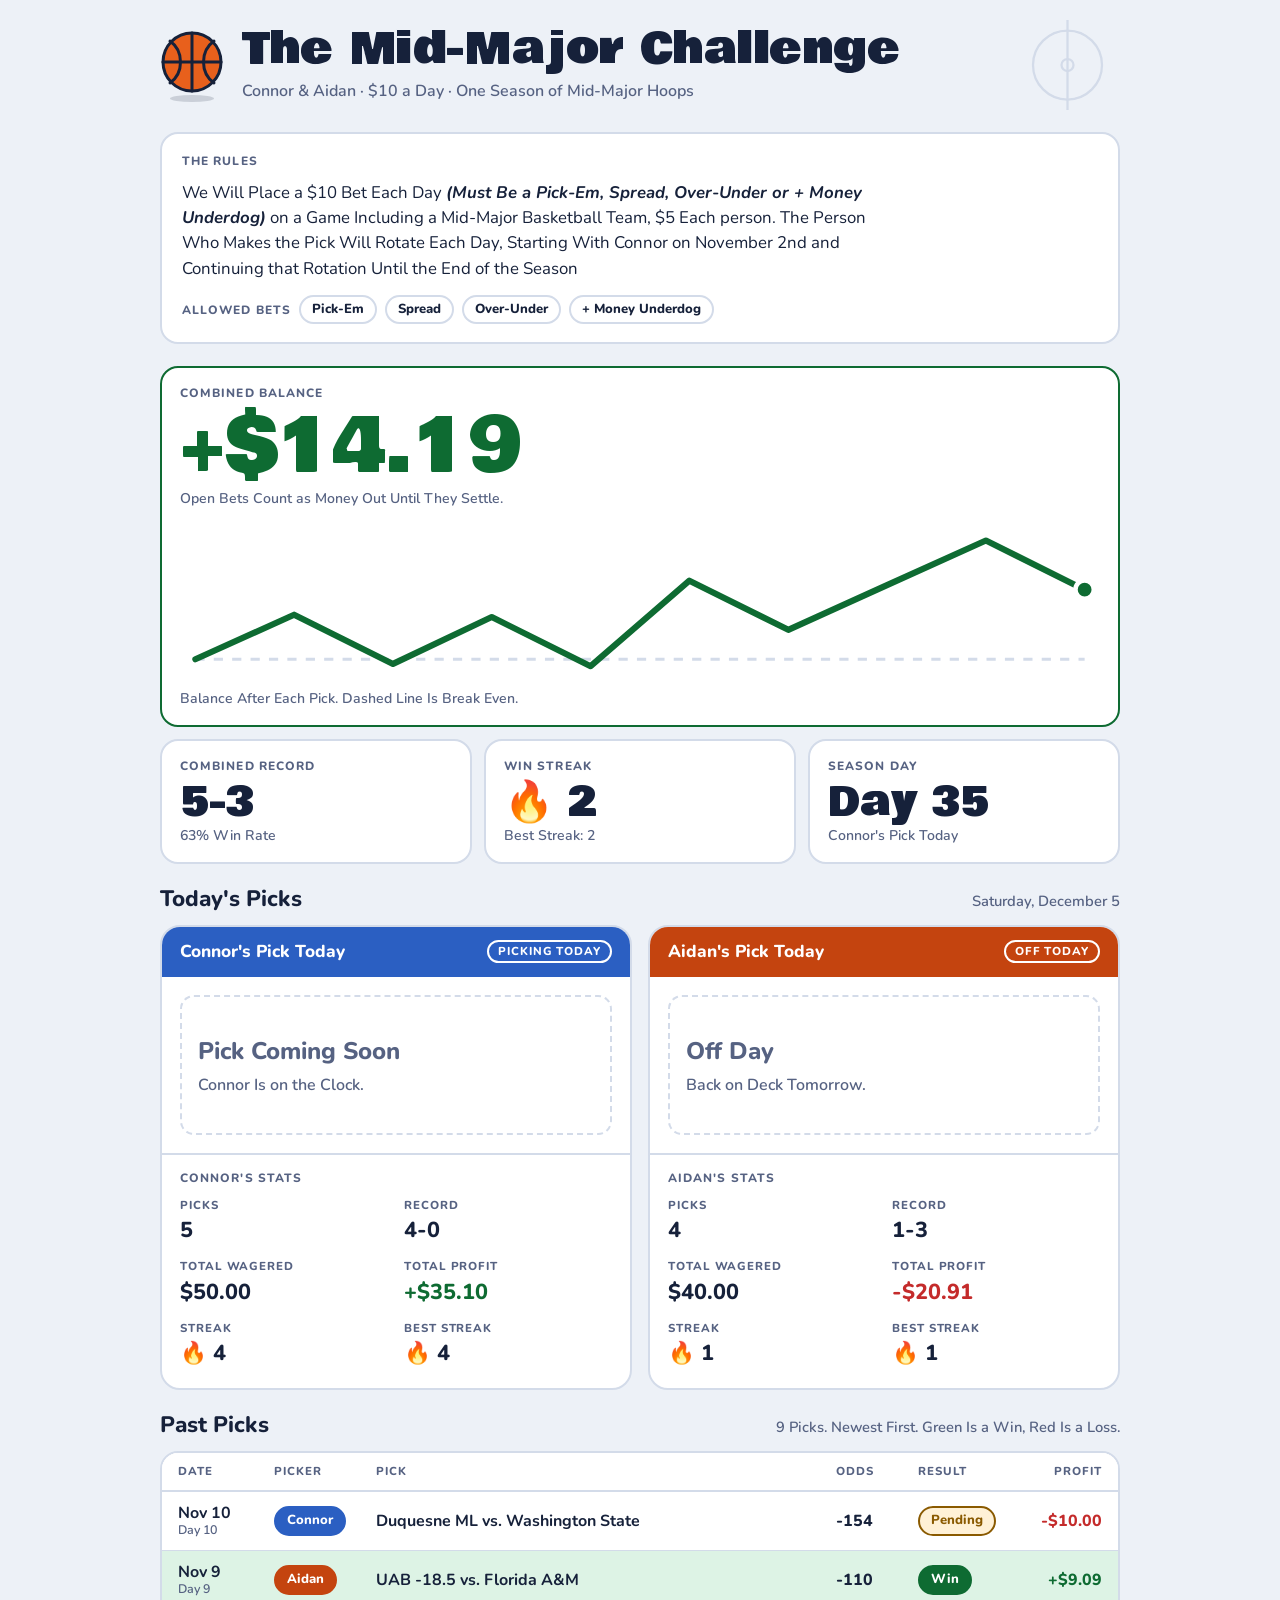
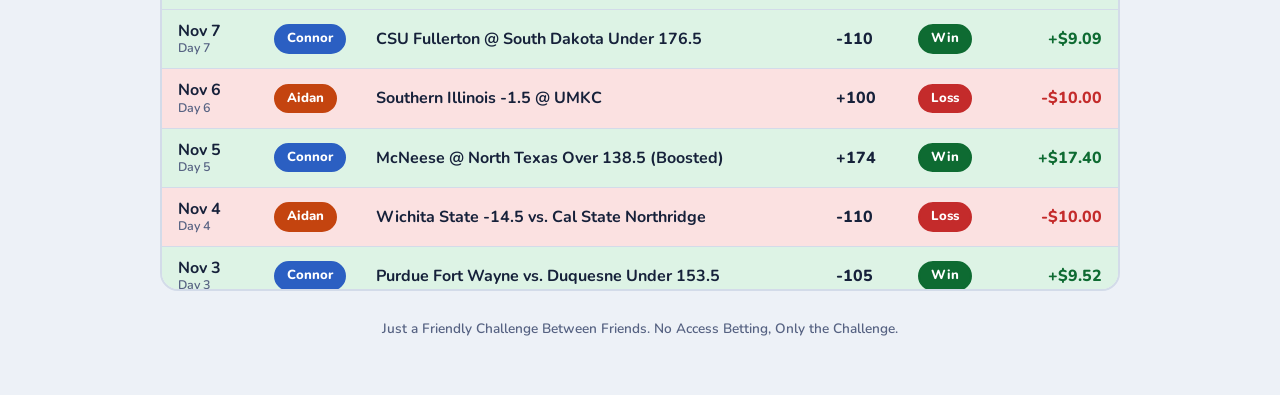
<file: index.html>
<!doctype html>
<html lang="en">
<head>
<meta charset="utf-8">
<meta name="viewport" content="width=device-width, initial-scale=1, viewport-fit=cover">
<title>Mid-Major Challenge</title>
<meta name="claude:viewport-fit-sides" content="cover">
<link rel="stylesheet" href="https://fonts.googleapis.com/css2?family=Bowlby+One&family=Nunito:wght@400;600;700;800&display=swap">
<style>
/* Layout: one centered column. Scoreboard (balance, record, day) on top, two jersey-colored pick cards side by side with each person's stats at the bottom of their card, then a scrollable history of past picks. */
:root {
  --bg: #EDF1F7;
  --surface: #FFFFFF;
  --ink: #16213A;
  --muted: #566282;
  --line: #D3DBE9;
  --ball: #E8601C;
  --connor: #2B5FC2;
  --aidan: #C4440F;
  --on-player: #FFFFFF;
  --on-solid: #FFFFFF;
  --win: #0E6B32;
  --win-soft: #DDF3E5;
  --loss: #C42B2B;
  --loss-soft: #FBE1E1;
  --push: #566282;
  --push-soft: #E8ECF3;
  --pending: #8A5A00;
  --pending-soft: #FFF1D6;
  --font-display: "Bowlby One", "Arial Black", Impact, sans-serif;
  --font-body: "Nunito", system-ui, -apple-system, "Segoe UI", Roboto, sans-serif;
}
@media (prefers-color-scheme: dark) {
  :root:not([data-theme="light"]) {
    --bg: #0E1525; --surface: #172138; --ink: #EAF0FB; --muted: #A2B0CC; --line: #2B3957;
    --ball: #FF7A3A; --connor: #86AAFF; --aidan: #FF9560; --on-player: #0E1525; --on-solid: #0E1525;
    --win: #4ADE80; --win-soft: #12301F; --loss: #FF7A7A; --loss-soft: #3A1B22;
    --push: #A2B0CC; --push-soft: #222E48; --pending: #FFC86B; --pending-soft: #3A2E12;
    color-scheme: dark;
  }
}
:root[data-theme="dark"] {
  --bg: #0E1525; --surface: #172138; --ink: #EAF0FB; --muted: #A2B0CC; --line: #2B3957;
  --ball: #FF7A3A; --connor: #86AAFF; --aidan: #FF9560; --on-player: #0E1525; --on-solid: #0E1525;
  --win: #4ADE80; --win-soft: #12301F; --loss: #FF7A7A; --loss-soft: #3A1B22;
  --push: #A2B0CC; --push-soft: #222E48; --pending: #FFC86B; --pending-soft: #3A2E12;
  color-scheme: dark;
}

* { box-sizing: border-box; }
[hidden] { display: none !important; }
body {
  margin: 0;
  background: var(--bg);
  color: var(--ink);
  font-family: var(--font-body);
  font-size: 16px;
  line-height: 1.5;
  padding-block: 20px 56px;
  padding-left: max(16px, env(safe-area-inset-left, 0px));
  padding-right: max(16px, env(safe-area-inset-right, 0px));
}
:focus-visible { outline: 3px solid var(--ball); outline-offset: 2px; }
.wrap { max-width: 960px; margin: 0 auto; display: flex; flex-direction: column; gap: 22px; }
.label { margin: 0; font-size: .75rem; font-weight: 800; text-transform: uppercase; letter-spacing: .09em; color: var(--muted); }
code { font-family: ui-monospace, Menlo, Consolas, monospace; font-size: .9em; }

/* header */
.top { position: relative; isolation: isolate; overflow: hidden; display: flex; align-items: center; gap: 18px; padding: 6px 0; }
.court { position: absolute; right: 0; top: 0; height: 100%; width: auto; max-width: 60%; z-index: -1; fill: none; stroke: var(--line); stroke-width: 3; }
.ball-wrap { position: relative; width: 64px; height: 78px; flex: none; }
.ball { position: absolute; left: 0; top: 4px; width: 64px; height: 64px; animation: bounce 1.5s cubic-bezier(.33,0,.67,1) infinite; }
.ball-wrap::after { content: ""; position: absolute; left: 10px; right: 10px; bottom: 2px; height: 7px; border-radius: 50%; background: var(--ink); opacity: .16; animation: shadow 1.5s cubic-bezier(.33,0,.67,1) infinite; }
@keyframes bounce { 0%, 100% { transform: translateY(6px); } 50% { transform: translateY(-8px); } }
@keyframes shadow { 0%, 100% { transform: scaleX(1); opacity: .2; } 50% { transform: scaleX(.7); opacity: .1; } }
h1 { margin: 0; font-family: var(--font-display); font-weight: 400; font-size: clamp(1.7rem, 6vw, 2.7rem); line-height: 1.05; letter-spacing: .01em; text-wrap: balance; }
.sub { margin: 6px 0 0; color: var(--muted); font-weight: 600; }

/* rules */
.rules { background: var(--surface); border: 2px solid var(--line); border-radius: 18px; padding: 18px 20px; display: flex; flex-direction: column; gap: 10px; }
.rules p { margin: 0; font-size: 1.05rem; max-width: 72ch; }
.rules em { font-style: italic; font-weight: 700; }
.chips { list-style: none; margin: 4px 0 0; padding: 0; display: flex; flex-wrap: wrap; gap: 8px; align-items: center; }
.chip { display: inline-flex; align-items: center; padding: 3px 11px; border-radius: 999px; font-size: .82rem; font-weight: 800; border: 2px solid var(--line); background: var(--surface); color: var(--ink); white-space: nowrap; }
.chip.win { background: var(--win); border-color: var(--win); color: var(--on-solid); }
.chip.loss { background: var(--loss); border-color: var(--loss); color: var(--on-solid); }
.chip.push { background: var(--push-soft); border-color: var(--push); color: var(--push); }
.chip.pending { background: var(--pending-soft); border-color: var(--pending); color: var(--pending); }
.chip.who { background: var(--player); border-color: var(--player); color: var(--on-player); }
.connor { --player: var(--connor); }
.aidan { --player: var(--aidan); }

/* scoreboard */
.board { display: grid; grid-template-columns: repeat(3, minmax(0, 1fr)); grid-template-areas: "bal bal bal" "rec streak day"; gap: 12px; }
.tile { background: var(--surface); border: 2px solid var(--line); border-radius: 18px; padding: 16px 18px; min-width: 0; display: flex; flex-direction: column; }
.balance { grid-area: bal; --state: var(--ink); border-color: var(--state); }
.balance.is-pos { --state: var(--win); }
.balance.is-neg { --state: var(--loss); }
.rec { grid-area: rec; }
.streak { grid-area: streak; }
.day { grid-area: day; }
.big { margin: 8px 0 4px; font-family: var(--font-display); font-weight: 400; font-size: clamp(2.7rem, 10vw, 4.6rem); line-height: 1; color: var(--state, var(--ink)); font-variant-numeric: tabular-nums; }
.mid { margin: 6px 0 2px; font-family: var(--font-display); font-weight: 400; font-size: clamp(1.8rem, 6vw, 2.5rem); line-height: 1.05; font-variant-numeric: tabular-nums; }
.note { margin: 0; font-size: .88rem; color: var(--muted); font-weight: 600; }
.spark { color: var(--state); margin-top: 10px; }
.spark svg { display: block; width: 100%; height: auto; }
@media (max-width: 700px) {
  .board { grid-template-columns: 1fr 1fr; grid-template-areas: "bal bal" "rec streak" "day day"; }
}

/* section headings */
.sec-head { display: flex; flex-wrap: wrap; align-items: baseline; justify-content: space-between; gap: 2px 16px; margin-bottom: 12px; }
h2.sec { margin: 0; font-size: 1.4rem; font-weight: 800; line-height: 1.2; }
.sec-note { color: var(--muted); font-weight: 600; font-size: .92rem; }

/* today's picks */
.today-grid { display: grid; grid-template-columns: 1fr 1fr; gap: 16px; }
@media (max-width: 720px) { .today-grid { grid-template-columns: 1fr; } }
.card { background: var(--surface); border: 2px solid var(--line); border-radius: 20px; overflow: hidden; display: flex; flex-direction: column; min-width: 0; }
.card-head { background: var(--player); color: var(--on-player); padding: 12px 18px; display: flex; align-items: center; justify-content: space-between; gap: 10px; flex-wrap: wrap; }
.card-head h3 { margin: 0; font-size: 1.08rem; font-weight: 800; }
.tag { font-size: .72rem; font-weight: 800; text-transform: uppercase; letter-spacing: .08em; border: 2px solid currentColor; border-radius: 999px; padding: 1px 9px; }
.card-body { flex: 1; padding: 18px; display: flex; flex-direction: column; gap: 12px; min-height: 176px; }
.pick-text { margin: 0; font-size: clamp(1.25rem, 4vw, 1.6rem); font-weight: 800; line-height: 1.2; text-wrap: balance; overflow-wrap: anywhere; }
.meta { display: flex; flex-wrap: wrap; gap: 8px; }
.payout { margin: 0; color: var(--muted); font-weight: 600; font-size: .92rem; }
.off { flex: 1; display: flex; flex-direction: column; justify-content: center; gap: 4px; border: 2px dashed var(--line); border-radius: 14px; padding: 16px; color: var(--muted); }
.off strong { font-size: 1.5rem; font-weight: 800; }
.off span { font-weight: 600; }
.stats { border-top: 2px solid var(--line); padding: 14px 18px 18px; }
.stats dl { display: grid; grid-template-columns: 1fr 1fr; gap: 12px 16px; margin: 10px 0 0; }
.stats dt { font-size: .72rem; font-weight: 800; text-transform: uppercase; letter-spacing: .08em; color: var(--muted); }
.stats dd { margin: 0; font-size: 1.35rem; font-weight: 800; font-variant-numeric: tabular-nums; }
.pos { color: var(--win); }
.neg { color: var(--loss); }

/* history */
.history { background: var(--surface); border: 2px solid var(--line); border-radius: 18px; max-height: 440px; overflow: auto; overscroll-behavior: contain; }
.row { display: grid; grid-template-columns: 84px 90px minmax(0, 1fr) 70px 84px 88px; gap: 12px; align-items: center; padding: 12px 16px; border-bottom: 1px solid var(--line); }
.row:last-child { border-bottom: 0; }
.row.head { position: sticky; top: 0; z-index: 1; background: var(--surface); border-bottom: 2px solid var(--line); padding-block: 10px; font-size: .72rem; font-weight: 800; text-transform: uppercase; letter-spacing: .08em; color: var(--muted); }
.row.win { background: var(--win-soft); }
.row.loss { background: var(--loss-soft); }
.c-day { display: flex; flex-direction: column; line-height: 1.2; }
.c-day small { color: var(--muted); font-weight: 600; font-size: .78rem; }
.c-pick { font-weight: 700; overflow-wrap: anywhere; }
.c-odds { font-weight: 800; font-variant-numeric: tabular-nums; }
.c-profit { text-align: right; font-weight: 800; font-variant-numeric: tabular-nums; }
.c-profit.zero { color: var(--muted); }
.empty { padding: 28px 20px; text-align: center; color: var(--muted); font-weight: 600; }
@media (max-width: 700px) {
  .row.head { display: none; }
  .row { display: flex; flex-wrap: wrap; align-items: center; gap: 6px 10px; }
  .c-pick { order: -1; flex-basis: 100%; }
  .c-day { flex-direction: row; align-items: baseline; gap: 6px; }
  .c-profit { margin-left: auto; }
}

footer { color: var(--muted); font-size: .85rem; font-weight: 600; text-align: center; padding-top: 6px; }
@media (prefers-reduced-motion: reduce) {
  .ball, .ball-wrap::after { animation: none; }
}
</style>
</head>
<body>

<div class="wrap">
  <header class="top">
    <svg class="court" viewBox="0 0 240 120" aria-hidden="true"><circle cx="170" cy="60" r="46"/><circle cx="170" cy="60" r="8"/><line x1="170" y1="0" x2="170" y2="120"/></svg>
    <div class="ball-wrap" aria-hidden="true">
      <svg class="ball" viewBox="0 0 64 64"><circle cx="32" cy="32" r="29" fill="var(--ball)" stroke="var(--ink)" stroke-width="3"/><path d="M32 3v58M3 32h58M10 11c14 10 14 32 0 42M54 11c-14 10-14 32 0 42" fill="none" stroke="var(--ink)" stroke-width="3" stroke-linecap="round"/></svg>
    </div>
    <div>
      <h1>The Mid-Major Challenge</h1>
      <p class="sub">Connor &amp; Aidan &middot; $10 a Day &middot; One Season of Mid-Major Hoops</p>
    </div>
  </header>

  <section class="rules" aria-labelledby="rules-h">
    <h2 class="label" id="rules-h">The Rules</h2>
    <p>We Will Place a $10 Bet Each Day <em>(Must Be a Pick-Em, Spread, Over-Under or + Money Underdog)</em> on a Game Including a Mid-Major Basketball Team, $5 Each person. The Person Who Makes the Pick Will Rotate Each Day, Starting With Connor on November 2nd and Continuing that Rotation Until the End of the Season</p>
    <ul class="chips" aria-label="Allowed bet types">
      <li class="label">Allowed Bets</li>
      <li class="chip">Pick-Em</li>
      <li class="chip">Spread</li>
      <li class="chip">Over-Under</li>
      <li class="chip">+ Money Underdog</li>
    </ul>
  </section>

  <section class="board" aria-label="Scoreboard">
    <div class="tile balance" id="balanceTile">
      <p class="label">Combined Balance</p>
      <p class="big" id="balanceValue">$0.00</p>
      <p class="note">Open Bets Count as Money Out Until They Settle.</p>
      <div class="spark" id="spark" hidden></div>
      <p class="note" id="sparkCaption" hidden>Balance After Each Pick. Dashed Line Is Break Even.</p>
    </div>
    <div class="tile rec">
      <p class="label">Combined Record</p>
      <p class="mid" id="recValue">0-0</p>
      <p class="note" id="recSub">No Picks Settled Yet</p>
    </div>
    <div class="tile streak">
      <p class="label">Win Streak</p>
      <p class="mid" id="streakValue">&#128293; 0</p>
      <p class="note" id="streakSub"></p>
    </div>
    <div class="tile day">
      <p class="label" id="dayLabel">Season Day</p>
      <p class="mid" id="dayValue">-</p>
      <p class="note" id="daySub"></p>
    </div>
  </section>

  <section aria-labelledby="today-h">
    <div class="sec-head">
      <h2 class="sec" id="today-h">Today's Picks</h2>
      <span class="sec-note" id="todayDate"></span>
    </div>
    <div class="today-grid" id="todayGrid"></div>
  </section>

  <section aria-labelledby="past-h">
    <div class="sec-head">
      <h2 class="sec" id="past-h">Past Picks</h2>
      <span class="sec-note" id="historyMeta">Newest First. Green Is a Win, Red Is a Loss.</span>
    </div>
    <div class="history" id="history" tabindex="0" aria-label="Past picks, scrollable"></div>
  </section>

  <footer>Just a Friendly Challenge Between Friends. No Access Betting, Only the Challenge.</footer>
</div>

<script>
/* ============================================================
   EDIT THIS SECTION TO UPDATE THE SITE
   ------------------------------------------------------------
   Each day, add one line to PICKS. When the game ends, change
   result from "pending" to "win", "loss" or "push".

   date   : "YYYY-MM-DD"
   picker : "Connor" or "Aidan"
   pick   : text shown on the page
   type   : "Spread", "Over-Under", "Pick-Em" or "Money Underdog" (or "" to leave blank)
   odds   : American odds, e.g. -110 or 150
   result : "pending", "win", "loss" or "push"
   ============================================================ */
const SEASON_START = "2026-11-01"; // Day 1
const FIRST_PICKER = "Connor";
const STAKE = 10;                  // combined dollars bet per day ($5 each)

const PICKS = [
  { date: "2026-11-01", picker: "Connor", pick: "High Point -7.5 vs. Liberty", type: "Spread", odds: -110, result: "win" },
  { date: "2026-11-02", picker: "Aidan", pick: "McNeese vs. UAB Under 153.5", type: "Over-Under", odds: -110, result: "loss" },
  { date: "2026-11-03", picker: "Connor", pick: "Purdue Fort Wayne vs. Duquesne Under 153.5", type: "Over-Under", odds: -105, result: "win" },
  { date: "2026-11-04", picker: "Aidan", pick: "Wichita State -14.5 vs. Cal State Northridge", type: "Spread", odds: -110, result: "loss" },
  { date: "2026-11-05", picker: "Connor", pick: "McNeese @ North Texas Over 138.5 (Boosted)", type: "Over-Under", odds: 174, result: "win" },
  { date: "2026-11-06", picker: "Aidan", pick: "Southern Illinois -1.5 @ UMKC", type: "Spread", odds: 100, result: "loss" },
  { date: "2026-11-07", picker: "Connor", pick: "CSU Fullerton @ South Dakota Under 176.5", type: "Over-Under", odds: -110, result: "win" },
  { date: "2026-11-09", picker: "Aidan", pick: "UAB -18.5 vs. Florida A&M", type: "Spread", odds: -110, result: "win" },
  { date: "2026-11-10", picker: "Connor", pick: "Duquesne ML vs. Washington State", type: "Money Line", odds: -154, result: "pending" },
  // Add each new day's pick above this line (keep a comma after each one).
];
</script>

<script>
(function () {
  'use strict';
  var PEOPLE = ['Connor', 'Aidan'];
  var $ = function (id) { return document.getElementById(id); };
  var esc = function (s) {
    return String(s).replace(/[&<>"']/g, function (c) {
      return { '&': '&amp;', '<': '&lt;', '>': '&gt;', '"': '&quot;', "'": '&#39;' }[c];
    });
  };
  var pad = function (n) { return String(n).padStart(2, '0'); };
  var toKey = function (d) { return d.getFullYear() + '-' + pad(d.getMonth() + 1) + '-' + pad(d.getDate()); };
  var utc = function (k) { var p = k.split('-').map(Number); return Date.UTC(p[0], p[1] - 1, p[2]); };
  var diff = function (a, b) { return Math.round((utc(b) - utc(a)) / 864e5); };
  var addDays = function (k, n) { return new Date(utc(k) + n * 864e5).toISOString().slice(0, 10); };
  var short = function (k) { return new Date(utc(k)).toLocaleDateString('en-US', { month: 'short', day: 'numeric', timeZone: 'UTC' }); };
  var long = function (k) { return new Date(utc(k)).toLocaleDateString('en-US', { weekday: 'long', month: 'long', day: 'numeric', timeZone: 'UTC' }); };
  var cents = function (n) { return Math.round(n * 100) / 100; };

  function money(n, signed) {
    var r = cents(n);
    var abs = Math.abs(r).toLocaleString('en-US', { minimumFractionDigits: 2, maximumFractionDigits: 2 });
    if (r < 0) return '-$' + abs;
    return (signed && r > 0 ? '+' : '') + '$' + abs;
  }
  function oddsText(o) { return o > 0 ? '+' + o : String(o); }
  function toWin(o) { return Math.floor(STAKE * (o > 0 ? o / 100 : 100 / -o) * 100 + 1e-9) / 100; }
  function profitOf(p) {
    if (p.result === 'win') return toWin(p.odds);
    if (p.result === 'push') return 0;
    return -STAKE; /* loss, or still pending (money is out) */
  }
  function cls(n) { var r = cents(n); return r > 0 ? 'pos' : r < 0 ? 'neg' : ''; }

  var todayKey = toKey(new Date());
  var picks = PICKS.map(function (p) {
    var q = {
      date: p.date, picker: p.picker, pick: p.pick, type: p.type || '',
      odds: Number(p.odds), result: String(p.result || 'pending').toLowerCase()
    };
    q.profit = profitOf(q);
    return q;
  }).sort(function (a, b) { return a.date.localeCompare(b.date); });

  var other = function (name) { return PEOPLE.filter(function (n) { return n !== name; })[0]; };
  var dayNum = diff(SEASON_START, todayKey);
  var started = dayNum >= 0;
  var todays = picks.filter(function (p) { return p.date === todayKey; })[0] ||
    (!started ? picks.filter(function (p) { return p.date === SEASON_START; })[0] : undefined);
  var due = started ? (dayNum % 2 === 0 ? FIRST_PICKER : other(FIRST_PICKER)) : null;
  var picker = todays ? todays.picker : due;

  function streakOf(list) {
    var cur = 0, best = 0;
    list.forEach(function (p) {
      if (p.result === 'win') { cur++; if (cur > best) best = cur; }
      else if (p.result === 'loss') { cur = 0; }
    });
    return { cur: cur, best: best };
  }

  /* ---------- combined numbers ---------- */
  var W = 0, L = 0, P = 0, balance = 0, run = [0];
  picks.forEach(function (p) {
    if (p.result === 'win') W++; else if (p.result === 'loss') L++; else if (p.result === 'push') P++;
    balance = cents(balance + p.profit);
    run.push(balance);
  });
  var recText = function (w, l, p) { return w + '-' + l + (p ? '-' + p : ''); };

  var tile = $('balanceTile');
  tile.className = 'tile balance ' + (balance > 0 ? "is-pos" : balance < 0 ? "is-neg" : "");
  $('balanceValue').textContent = money(balance, true);

  var cs = streakOf(picks);
  $('streakValue').textContent = '🔥 ' + cs.cur;
  $('streakSub').textContent = cs.best ? 'Best Streak: ' + cs.best : 'Win a Pick to Light It Up';

  $('recValue').textContent = recText(W, L, P);
  $('recSub').textContent = (W + L) ? Math.round(100 * W / (W + L)) + '% Win Rate' + (P ? ' · ' + P + (P === 1 ? ' Push' : ' Pushes') : '') : 'No Picks Settled Yet';

  if (started) {
    $('dayLabel').textContent = 'Season Day';
    $('dayValue').textContent = 'Day ' + (dayNum + 1);
    $('daySub').textContent = picker + "'s Pick Today";
  } else {
    var n = -dayNum;
    $('dayLabel').textContent = 'First Pick';
    $('dayValue').textContent = short(SEASON_START);
    $('daySub').textContent = 'Tips Off in ' + n + (n === 1 ? ' Day' : ' Days');
  }

  if (run.length > 1) {
    var Wd = 600, H = 110, px = 10, pt = 14, pb = 14;
    var lo = Math.min.apply(null, run.concat(0)), hi = Math.max.apply(null, run.concat(0)), span = (hi - lo) || 1;
    var x = function (i) { return px + i * (Wd - 2 * px) / (run.length - 1); };
    var y = function (v) { return pt + (hi - v) * (H - pt - pb) / span; };
    var d = run.map(function (v, i) { return (i ? 'L' : 'M') + x(i).toFixed(1) + ' ' + y(v).toFixed(1); }).join(' ');
    var last = run.length - 1;
    $('spark').innerHTML =
      '<svg viewBox="0 0 ' + Wd + ' ' + H + '" role="img" aria-label="Balance after each pick">' +
      '<line x1="' + px + '" y1="' + y(0).toFixed(1) + '" x2="' + (Wd - px) + '" y2="' + y(0).toFixed(1) + '" stroke="var(--line)" stroke-width="2" stroke-dasharray="6 6"/>' +
      '<path d="' + d + '" fill="none" stroke="currentColor" stroke-width="4" stroke-linejoin="round" stroke-linecap="round"/>' +
      '<circle cx="' + x(last).toFixed(1) + '" cy="' + y(run[last]).toFixed(1) + '" r="6" fill="currentColor" stroke="var(--surface)" stroke-width="3"/></svg>';
    $('spark').hidden = false;
    $('sparkCaption').hidden = false;
  }

  /* ---------- per-person stats ---------- */
  function statsFor(name) {
    var mine = picks.filter(function (p) { return p.picker === name; });
    var w = 0, l = 0, p0 = 0, profit = 0;
    mine.forEach(function (p) {
      if (p.result === 'win') w++; else if (p.result === 'loss') l++; else if (p.result === 'push') p0++;
      profit = cents(profit + p.profit);
    });
    var st = streakOf(mine);
    return { n: mine.length, wagered: mine.length * STAKE, profit: profit, record: recText(w, l, p0), cur: st.cur, best: st.best };
  }

  /* ---------- today's cards ---------- */
  function statusChip(p) {
    if (p.result === 'win') return '<span class="chip win">Won ' + money(p.profit, true) + '</span>';
    if (p.result === 'loss') return '<span class="chip loss">Lost ' + money(p.profit) + '</span>';
    if (p.result === 'push') return '<span class="chip push">Push</span>';
    return '<span class="chip pending">Pending</span>';
  }
  function bodyFor(name) {
    if (!started && !(todays && name === todays.picker)) {
      if (name === FIRST_PICKER) {
        return { tag: '', html: '<div class="off"><strong>Tips Off ' + short(SEASON_START) + '</strong><span>' + esc(name) + ' Makes the First Pick.</span></div>' };
      }
      return { tag: '', html: '<div class="off"><strong>Off Day</strong><span>Up Second, on ' + short(addDays(SEASON_START, 1)) + '.</span></div>' };
    }
    if (name !== picker) {
      return { tag: 'Off Today', html: '<div class="off"><strong>Off Day</strong><span>Back on Deck Tomorrow.</span></div>' };
    }
    if (!todays) {
      return { tag: 'Picking Today', html: '<div class="off"><strong>Pick Coming Soon</strong><span>' + esc(name) + ' Is on the Clock.</span></div>' };
    }
    var p = todays;
    return {
      tag: started ? 'Picking Today' : 'Up First',
      html: '<p class="pick-text">' + esc(p.pick) + '</p>' +
        '<div class="meta"><span class="chip">' + esc(oddsText(p.odds)) + '</span>' +
        (p.type ? '<span class="chip">' + esc(p.type) + '</span>' : '') + statusChip(p) + '</div>' +
        '<p class="payout">' + money(STAKE) + ' on the Line. A Win Pays ' + money(toWin(p.odds)) + '.</p>'
    };
  }
  function card(name) {
    var b = bodyFor(name), s = statsFor(name);
    return '<article class="card ' + name.toLowerCase() + '">' +
      '<div class="card-head"><h3>' + esc(name) + "'s Pick Today</h3>" + (b.tag ? '<span class="tag">' + b.tag + '</span>' : '') + '</div>' +
      '<div class="card-body">' + b.html + '</div>' +
      '<div class="stats"><p class="label">' + esc(name) + "'s Stats</p><dl>" +
      '<div><dt>Picks</dt><dd>' + s.n + '</dd></div>' +
      '<div><dt>Record</dt><dd>' + s.record + '</dd></div>' +
      '<div><dt>Total Wagered</dt><dd>' + money(s.wagered) + '</dd></div>' +
      '<div><dt>Total Profit</dt><dd class="' + cls(s.profit) + '">' + money(s.profit, true) + '</dd></div>' +
      '<div><dt>Streak</dt><dd>🔥 ' + s.cur + '</dd></div>' +
      '<div><dt>Best Streak</dt><dd>🔥 ' + s.best + '</dd></div>' +
      '</dl></div></article>';
  }
  $('todayDate').textContent = long(todayKey);
  $('todayGrid').innerHTML = PEOPLE.map(card).join('');

  /* ---------- history ---------- */
  var past = picks.filter(function (p) { return p.date < todayKey; }).reverse();
  var hist = $('history');
  if (!past.length) {
    hist.innerHTML = '<div class="empty">No Past Picks Yet. They Will Stack Up Here Once the Season Gets Going.</div>';
  } else {
    var rows = '<div class="row head" aria-hidden="true"><span>Date</span><span>Picker</span><span>Pick</span><span>Odds</span><span>Result</span><span class="c-profit">Profit</span></div>';
    past.forEach(function (p) {
      var label = p.result === 'win' ? 'Win' : p.result === 'loss' ? 'Loss' : p.result === 'push' ? 'Push' : 'Pending';
      var rc = p.result === 'win' || p.result === 'loss' || p.result === 'push' ? p.result : 'pending';
      rows += '<div class="row ' + (rc === 'win' || rc === 'loss' ? rc : '') + '" role="listitem">' +
        '<span class="c-day"><strong>' + short(p.date) + '</strong><small>Day ' + (diff(SEASON_START, p.date) + 1) + '</small></span>' +
        '<span><span class="chip who ' + esc(p.picker.toLowerCase()) + '">' + esc(p.picker) + '</span></span>' +
        '<span class="c-pick">' + esc(p.pick) + '</span>' +
        '<span class="c-odds">' + esc(oddsText(p.odds)) + '</span>' +
        '<span><span class="chip ' + rc + '">' + label + '</span></span>' +
        '<span class="c-profit ' + (p.result === 'push' ? 'zero' : cls(p.profit)) + '">' + (p.result === 'pending' ? '-' + money(STAKE).slice(0) : money(p.profit, true)) + '</span>' +
        '</div>';
    });
    hist.setAttribute('role', 'list');
    hist.innerHTML = rows;
    $('historyMeta').textContent = past.length + (past.length === 1 ? ' Pick' : ' Picks') + '. Newest First. Green Is a Win, Red Is a Loss.';
  }
})();
</script>

</body>
</html>
</file>
